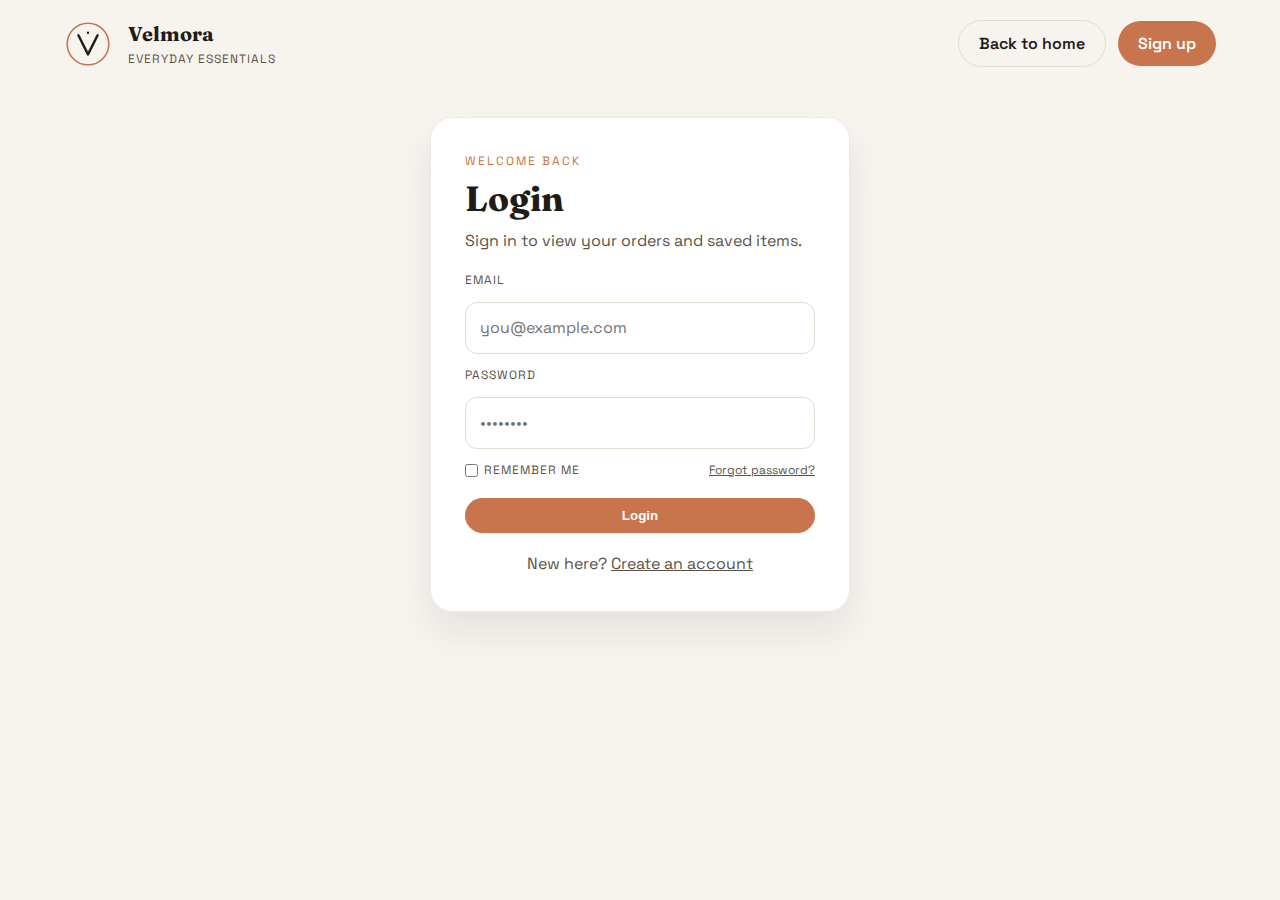
<file: login.html>
<!doctype html>
<html lang="en">
  <head>
    <meta charset="UTF-8" />
    <meta name="viewport" content="width=device-width, initial-scale=1" />
    <title>Velmora — Login</title>
    <link rel="preconnect" href="https://fonts.googleapis.com" />
    <link rel="preconnect" href="https://fonts.gstatic.com" crossorigin />
    <link
      href="https://fonts.googleapis.com/css2?family=Fraunces:opsz,wght@9..144,300;9..144,600;9..144,700&family=Space+Grotesk:wght@300;400;500;600&display=swap"
      rel="stylesheet"
    />
    <link rel="stylesheet" href="styles.css" />
  </head>
  <body class="auth-page">
    <header class="site-header">
      <div class="brand">
        <img class="brand-logo" src="assets/logo-velmora.svg" alt="Velmora logo" />
        <div>
          <p class="brand-name">Velmora</p>
          <p class="brand-tag">Everyday essentials</p>
        </div>
      </div>
      <div class="header-actions">
        <a class="btn ghost" href="index.html">Back to home</a>
        <a class="btn" href="signup.html">Sign up</a>
      </div>
    </header>

    <main class="auth-main">
      <section class="auth-card">
        <div>
          <p class="eyebrow">Welcome back</p>
          <h1>Login</h1>
          <p class="muted">Sign in to view your orders and saved items.</p>
        </div>
        <form class="auth-form">
          <label for="loginEmail">Email</label>
          <input id="loginEmail" type="email" placeholder="you@example.com" required />
          <label for="loginPassword">Password</label>
          <input id="loginPassword" type="password" placeholder="••••••••" required />
          <div class="auth-helper">
            <label class="checkbox">
              <input type="checkbox" />
              Remember me
            </label>
            <a href="#">Forgot password?</a>
          </div>
          <button class="btn" type="submit">Login</button>
        </form>
        <p class="muted auth-switch">
          New here? <a href="signup.html">Create an account</a>
        </p>
      </section>
    </main>
  </body>
</html>
</file>
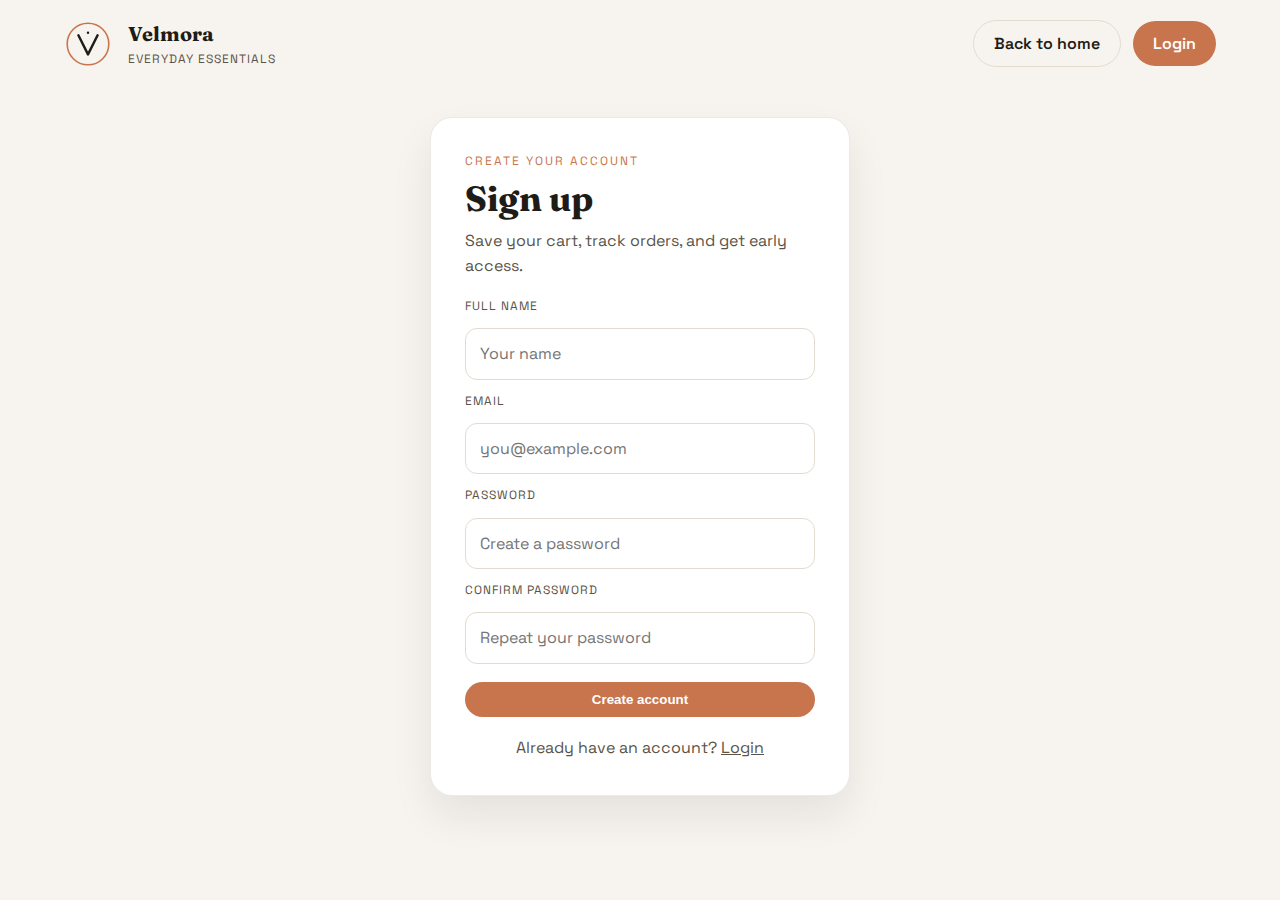
<file: signup.html>
<!doctype html>
<html lang="en">
  <head>
    <meta charset="UTF-8" />
    <meta name="viewport" content="width=device-width, initial-scale=1" />
    <title>Velmora — Sign up</title>
    <link rel="preconnect" href="https://fonts.googleapis.com" />
    <link rel="preconnect" href="https://fonts.gstatic.com" crossorigin />
    <link
      href="https://fonts.googleapis.com/css2?family=Fraunces:opsz,wght@9..144,300;9..144,600;9..144,700&family=Space+Grotesk:wght@300;400;500;600&display=swap"
      rel="stylesheet"
    />
    <link rel="stylesheet" href="styles.css" />
  </head>
  <body class="auth-page">
    <header class="site-header">
      <div class="brand">
        <img class="brand-logo" src="assets/logo-velmora.svg" alt="Velmora logo" />
        <div>
          <p class="brand-name">Velmora</p>
          <p class="brand-tag">Everyday essentials</p>
        </div>
      </div>
      <div class="header-actions">
        <a class="btn ghost" href="index.html">Back to home</a>
        <a class="btn" href="login.html">Login</a>
      </div>
    </header>

    <main class="auth-main">
      <section class="auth-card">
        <div>
          <p class="eyebrow">Create your account</p>
          <h1>Sign up</h1>
          <p class="muted">Save your cart, track orders, and get early access.</p>
        </div>
        <form class="auth-form">
          <label for="signupName">Full name</label>
          <input id="signupName" type="text" placeholder="Your name" required />
          <label for="signupEmail">Email</label>
          <input id="signupEmail" type="email" placeholder="you@example.com" required />
          <label for="signupPassword">Password</label>
          <input id="signupPassword" type="password" placeholder="Create a password" required />
          <label for="signupConfirm">Confirm password</label>
          <input id="signupConfirm" type="password" placeholder="Repeat your password" required />
          <button class="btn" type="submit">Create account</button>
        </form>
        <p class="muted auth-switch">
          Already have an account? <a href="login.html">Login</a>
        </p>
      </section>
    </main>
  </body>
</html>
</file>
<file: styles.css>
:root {
  --bg: #f7f4ef;
  --surface: #ffffff;
  --ink: #1f1c17;
  --ink-soft: #5b5347;
  --accent: #c8744c;
  --border: #e3dbd0;
  --max-width: 1200px;
}

* {
  box-sizing: border-box;
  margin: 0;
  padding: 0;
}

body {
  font-family: "Space Grotesk", sans-serif;
  background: var(--bg);
  color: var(--ink);
  line-height: 1.6;
}

a {
  color: inherit;
  text-decoration: none;
}

.noise {
  display: none;
}

.site-header {
  max-width: var(--max-width);
  margin: 0 auto;
  padding: 18px 24px 16px;
  display: flex;
  align-items: center;
  justify-content: space-between;
  gap: 24px;
  border-bottom: 1px solid var(--border);
  margin-bottom: 16px;
}

.hero-banner {
  max-width: var(--max-width);
  margin: 0 auto 24px;
  height: 360px;
  border-radius: 20px;
  background: #d6c7b8 url("assets2/1.jpg") center / cover no-repeat;
}

.featured-products {
  background: linear-gradient(
      rgba(247, 244, 239, 0.6),
      rgba(247, 244, 239, 0.6)
    ),
    url("assets2/3.jpg") top center / cover no-repeat;
  border-radius: 20px;
}

.brand {
  display: flex;
  align-items: center;
  gap: 16px;
}

.brand-logo {
  width: 48px;
  height: 48px;
  display: block;
}

.brand-name {
  font-family: "Fraunces", serif;
  font-size: 20px;
  font-weight: 700;
}

.brand-tag {
  font-size: 12px;
  color: var(--ink-soft);
  letter-spacing: 1px;
  text-transform: uppercase;
}

.nav {
  display: flex;
  gap: 20px;
  font-size: 13px;
  text-transform: uppercase;
  letter-spacing: 1px;
}

.header-actions {
  display: flex;
  align-items: center;
  gap: 12px;
  flex-wrap: wrap;
}

.btn {
  border: none;
  background: var(--accent);
  color: #fff;
  padding: 10px 20px;
  border-radius: 999px;
  font-weight: 600;
  cursor: pointer;
}

.auth-page {
  background: var(--bg);
}

.auth-main {
  max-width: var(--max-width);
  margin: 0 auto;
  padding: 40px 24px 100px;
  display: flex;
  justify-content: center;
}

.auth-card {
  width: min(420px, 100%);
  background: var(--surface);
  border: 1px solid rgba(91, 83, 71, 0.12);
  border-radius: 22px;
  padding: 34px;
  display: grid;
  gap: 18px;
  box-shadow: 0 20px 40px rgba(31, 28, 23, 0.08);
}

.auth-form {
  display: grid;
  gap: 12px;
}

.auth-form label {
  font-size: 12px;
  letter-spacing: 1px;
  text-transform: uppercase;
  color: var(--ink-soft);
}

.auth-form input {
  padding: 12px 14px;
  border: 1px solid var(--border);
  border-radius: 12px;
  font: inherit;
}

.auth-form input:focus {
  outline: none;
  border-color: var(--accent);
  box-shadow: 0 0 0 3px rgba(200, 116, 76, 0.15);
}

.auth-form .btn {
  width: 100%;
  margin-top: 6px;
}

.auth-helper {
  display: flex;
  align-items: center;
  justify-content: space-between;
  gap: 12px;
  font-size: 12px;
  color: var(--ink-soft);
}

.auth-helper a,
.auth-switch a {
  color: inherit;
  text-decoration: underline;
}

.checkbox {
  display: inline-flex;
  align-items: center;
  gap: 6px;
  font-size: 12px;
  color: var(--ink-soft);
}

.auth-card h1 {
  font-family: "Fraunces", serif;
  font-size: 2.2rem;
}

.auth-switch {
  text-align: center;
}

.auth-page .site-header {
  border-bottom: none;
  margin-bottom: 0;
  padding-bottom: 8px;
}

.btn.ghost {
  background: transparent;
  color: var(--ink);
  border: 1px solid var(--border);
}

.hero {
  max-width: var(--max-width);
  margin: 0 auto;
  padding: 32px 24px 56px;
  display: grid;
  grid-template-columns: repeat(auto-fit, minmax(280px, 1fr));
  gap: 40px;
  align-items: center;
}

.hero h1 {
  font-family: "Fraunces", serif;
  font-size: clamp(2.4rem, 3vw + 1.5rem, 3.6rem);
  line-height: 1.1;
  margin: 16px 0 18px;
}

.eyebrow {
  text-transform: uppercase;
  letter-spacing: 2px;
  font-size: 12px;
  color: var(--accent);
}

.lead {
  font-size: 18px;
  color: var(--ink-soft);
  max-width: 520px;
}

.hero-actions {
  display: flex;
  gap: 12px;
  margin: 24px 0 28px;
  flex-wrap: wrap;
}

.hero-stats {
  display: grid;
  grid-template-columns: repeat(auto-fit, minmax(140px, 1fr));
  gap: 12px;
}

.stat-value {
  font-family: "Fraunces", serif;
  font-size: 22px;
}

.stat-label {
  font-size: 12px;
  letter-spacing: 1px;
  text-transform: uppercase;
  color: var(--ink-soft);
}

.hero-visual {
  display: grid;
  gap: 16px;
}

.shape-card {
  background: var(--surface);
  padding: 20px;
  border-radius: 18px;
  border: 1px solid var(--border);
}

.shape-card.large {
  min-height: 260px;
  display: flex;
  align-items: flex-end;
  background: #ddd url("assets/hero-arc-coat.jpg") center / cover no-repeat;
  color: #fff;
  border: none;
}

.shape-card .card-footer {
  background: rgba(0, 0, 0, 0.45);
  padding: 12px 16px;
  border-radius: 14px;
}

.ticker {
  background: var(--ink);
  color: #fff;
  padding: 10px 0;
  text-transform: uppercase;
  letter-spacing: 2px;
  font-size: 12px;
}

.ticker-track {
  max-width: var(--max-width);
  margin: 0 auto;
  padding: 0 24px;
  display: flex;
  gap: 16px;
  flex-wrap: wrap;
}

.section {
  max-width: var(--max-width);
  margin: 0 auto;
  padding: 64px 24px;
}

.section-header {
  display: flex;
  align-items: flex-end;
  justify-content: space-between;
  gap: 20px;
  flex-wrap: wrap;
  margin-bottom: 28px;
}

.section-header h2 {
  font-family: "Fraunces", serif;
  font-size: clamp(1.8rem, 2vw + 1rem, 2.4rem);
}

.section-header p {
  max-width: 460px;
  color: var(--ink-soft);
}

.card-grid {
  display: grid;
  grid-template-columns: repeat(auto-fit, minmax(240px, 1fr));
  gap: 20px;
}

.product-card {
  background: var(--surface);
  border-radius: 18px;
  padding: 18px;
  display: grid;
  gap: 14px;
  border: 1px solid var(--border);
}

.product-card .add-to-cart {
  width: 100%;
}

.product-image {
  height: 220px;
  border-radius: 14px;
  background: #d6c7b8 url("assets/drop-arc-coat.jpg") center / cover no-repeat;
}

.product-image.alt {
  background-image: url("assets/drop-halo-shirt.jpg");
}

.product-image.deep {
  background-image: url("assets/drop-drift-set.jpg");
}

.product-info {
  display: flex;
  justify-content: space-between;
  gap: 12px;
}

.price {
  font-weight: 600;
}

.product-meta {
  display: flex;
  justify-content: space-between;
  font-size: 12px;
  color: var(--ink-soft);
}

.lookbook {
  background: #efe6db;
  border-radius: 20px;
  margin-top: 24px;
}

.lookbook-grid {
  display: grid;
  grid-template-columns: repeat(auto-fit, minmax(220px, 1fr));
  gap: 16px;
}

.look {
  padding: 24px;
  border-radius: 18px;
  min-height: 200px;
  color: #fff;
  display: grid;
  gap: 8px;
  background-size: cover;
  background-position: center;
}

.tile-a {
  background-image: url("assets2/1.jpg");
}

.tile-b {
  background-image: url("assets2/39221ef90b1a16f52bfc25788730afff638b15ac.jpg");
}

.tile-c {
  background-image: url("assets2/758c7f5eb69bfd47f6661ca5ac1b66ac3bc65e8c.jpg");
}

.ethos-grid,
.journal-grid {
  display: grid;
  grid-template-columns: repeat(auto-fit, minmax(240px, 1fr));
  gap: 18px;
}

.ethos-card,
.journal-card {
  background: var(--surface);
  border-radius: 18px;
  padding: 22px;
  border: 1px solid var(--border);
}

.newsletter {
  padding-bottom: 80px;
}

.newsletter-card {
  background: var(--ink);
  color: #fff;
  padding: 32px;
  border-radius: 20px;
  display: grid;
  gap: 16px;
}

.newsletter-form {
  display: flex;
  gap: 12px;
  flex-wrap: wrap;
}

.newsletter-form input {
  flex: 1 1 220px;
  padding: 10px 14px;
  border-radius: 999px;
  border: none;
}

.site-footer {
  max-width: var(--max-width);
  margin: 0 auto;
  padding: 36px 24px 56px;
  display: grid;
  row-gap: 16px;
  column-gap: 24px;
  grid-template-columns: 1.5fr 1fr 1fr;
  align-items: start;
  border-top: 1px solid var(--border);
}

.cart-overlay {
  position: fixed;
  inset: 0;
  background: rgba(0, 0, 0, 0.35);
  opacity: 0;
  pointer-events: none;
  transition: opacity 0.2s ease;
  z-index: 9;
}

.cart-overlay.open {
  opacity: 1;
  pointer-events: auto;
}

.cart-panel {
  position: fixed;
  top: 0;
  right: 0;
  height: 100%;
  width: min(360px, 90vw);
  background: var(--surface);
  border-left: 1px solid var(--border);
  padding: 24px;
  display: flex;
  flex-direction: column;
  gap: 16px;
  transform: translateX(100%);
  transition: transform 0.3s ease;
  z-index: 10;
}

.cart-panel.open {
  transform: translateX(0);
}

.cart-header {
  display: flex;
  align-items: center;
  justify-content: space-between;
}

.cart-items {
  flex: 1;
  display: flex;
  flex-direction: column;
  gap: 0;
  overflow-y: auto;
}

.cart-item {
  display: grid;
  gap: 6px;
  padding: 10px 0;
  border-bottom: 1px solid var(--border);
}

.cart-item-row {
  display: flex;
  justify-content: space-between;
  gap: 12px;
}

.cart-item-actions {
  display: flex;
  align-items: center;
  gap: 8px;
  font-size: 13px;
}

.cart-item-actions button {
  border: 1px solid var(--border);
  background: transparent;
  padding: 2px 8px;
  border-radius: 999px;
  cursor: pointer;
}

.cart-summary {
  border-top: 1px solid var(--border);
  padding-top: 12px;
  display: grid;
  gap: 12px;
}

.cart-total {
  display: flex;
  justify-content: space-between;
  font-size: 16px;
}

.footer-links {
  display: flex;
  gap: 16px;
  flex-wrap: wrap;
  text-transform: uppercase;
  letter-spacing: 1px;
  font-size: 12px;
}

.footer-contact {
  justify-self: end;
  text-align: right;
  display: grid;
  gap: 6px;
}

.footer-contact h4 {
  font-size: 14px;
  text-transform: uppercase;
  letter-spacing: 1px;
}

.site-footer > .credits,
.site-footer > .footer-copy {
  grid-column: 1 / -1;
}

.credits a {
  text-decoration: underline;
}

.muted {
  color: var(--ink-soft);
}

.reveal {
  opacity: 0;
  transform: translateY(12px);
  animation: reveal 0.6s ease forwards;
}

@keyframes reveal {
  to {
    opacity: 1;
    transform: translateY(0);
  }
}

@media (max-width: 900px) {
  .site-header {
    flex-direction: column;
    align-items: flex-start;
  }

  .nav {
    flex-wrap: wrap;
  }

  .site-footer {
    grid-template-columns: 1fr;
  }

  .footer-contact {
    justify-self: start;
    text-align: left;
  }
}

@media (max-width: 600px) {
  .hero-banner {
    height: 240px;
    border-radius: 16px;
  }

  .hero-actions {
    flex-direction: column;
    align-items: stretch;
  }
}
</file>
